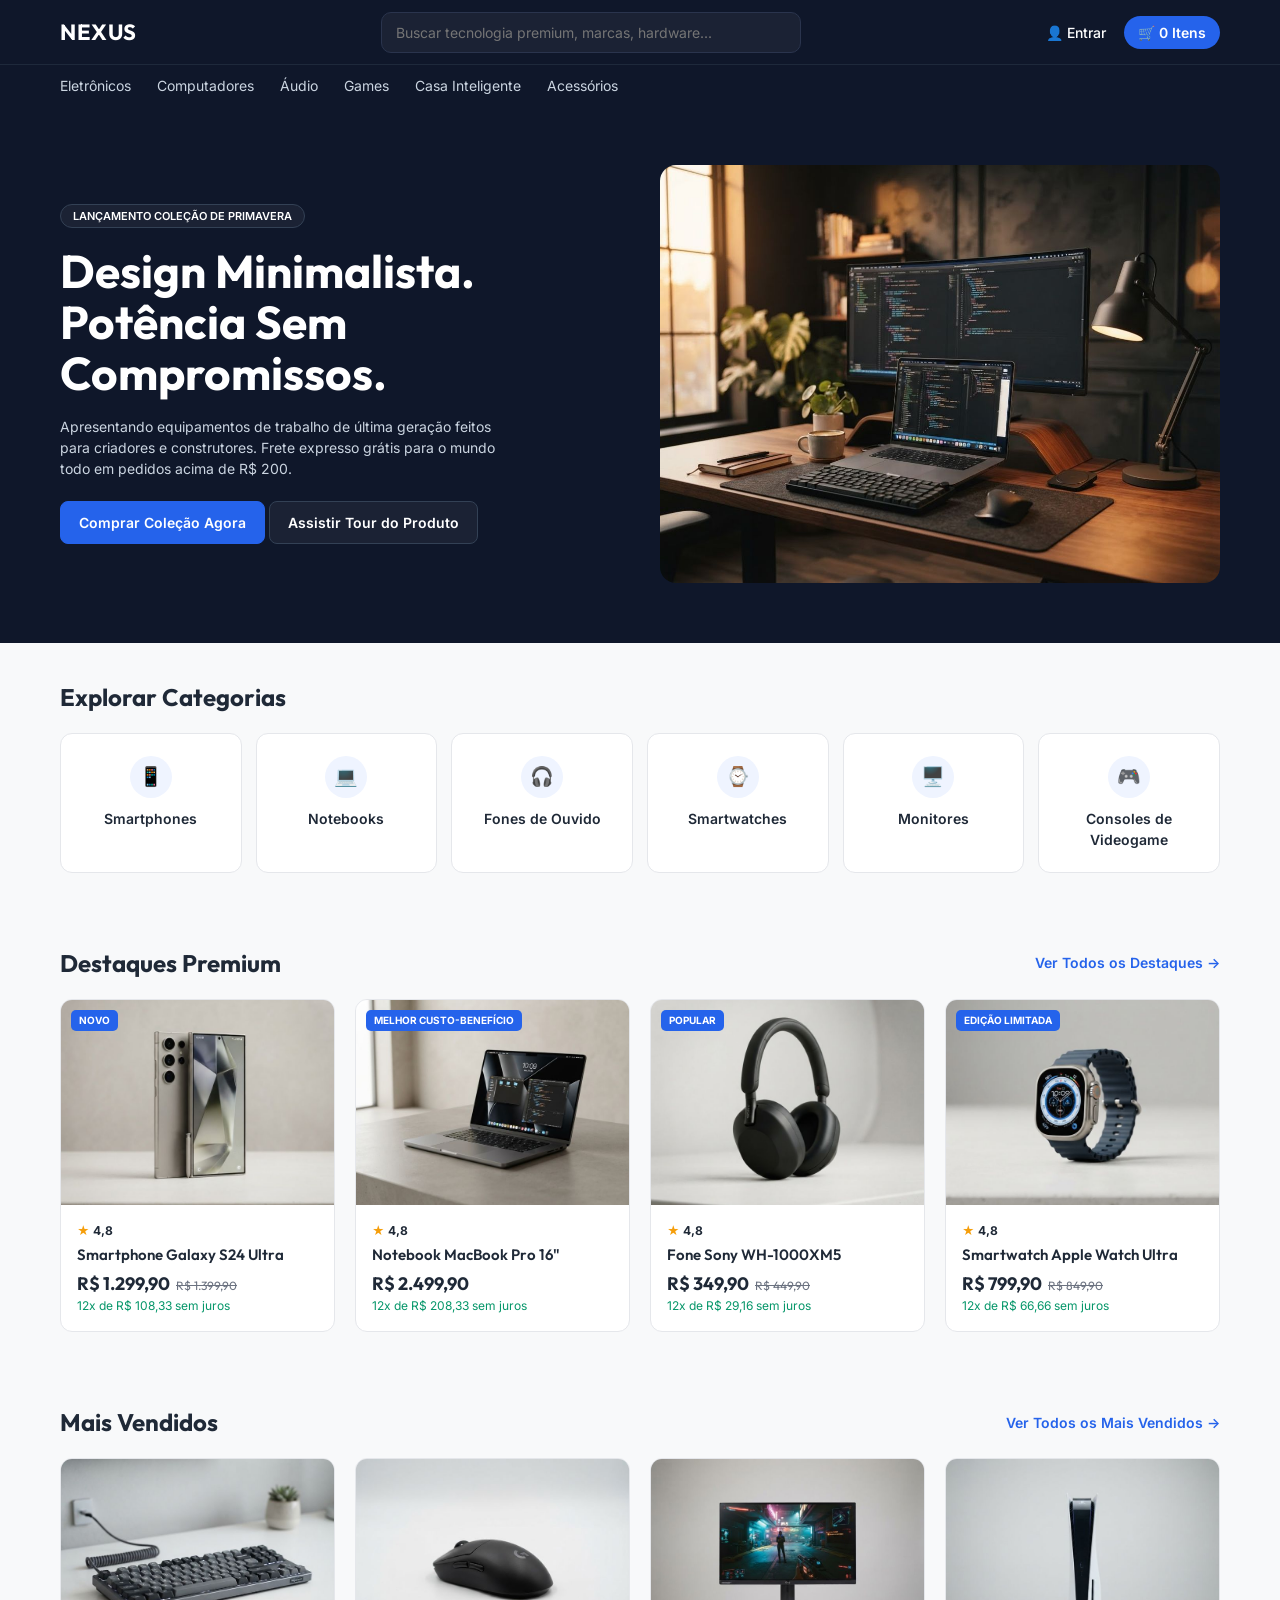
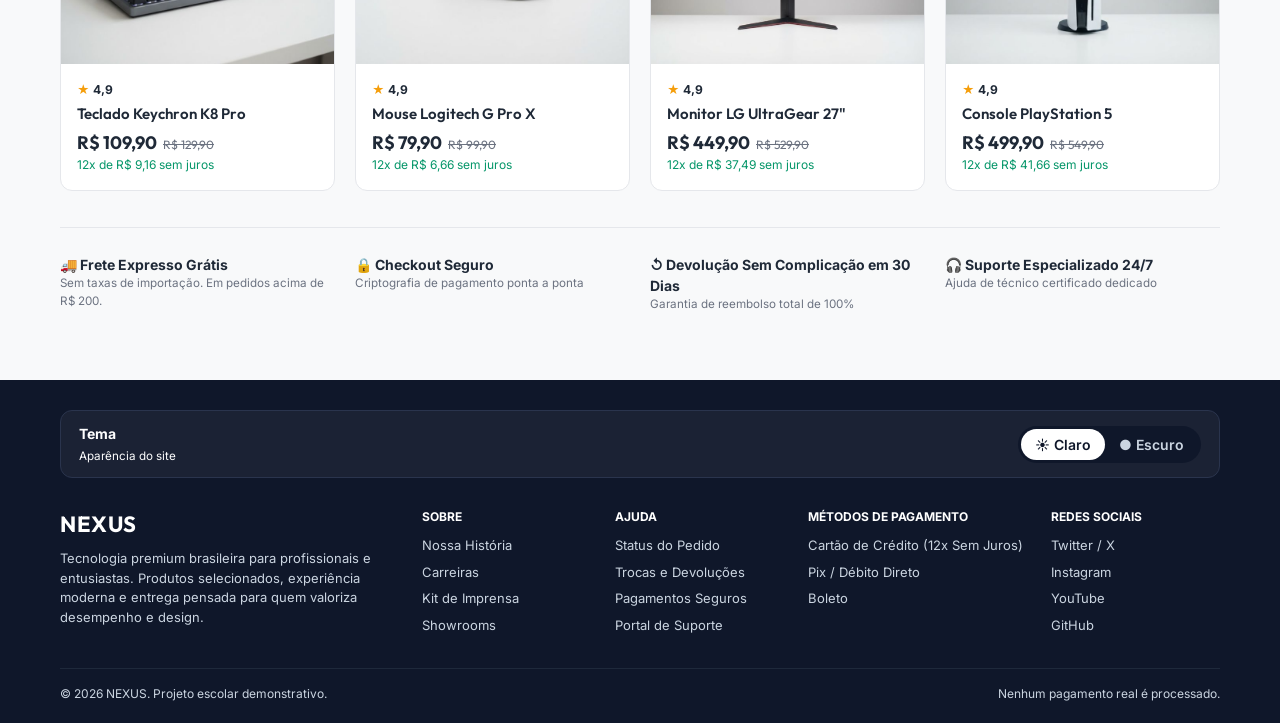
<file: index.html>
<!DOCTYPE html>
<html lang="pt-BR">

<head>
    <meta charset="UTF-8">
    <meta http-equiv="refresh" content="0; url=html/index.html">
    <title>NEXUS</title>
</head>

<body><a href="html/index.html">Entrar na loja NEXUS</a></body>

</html>
</file>
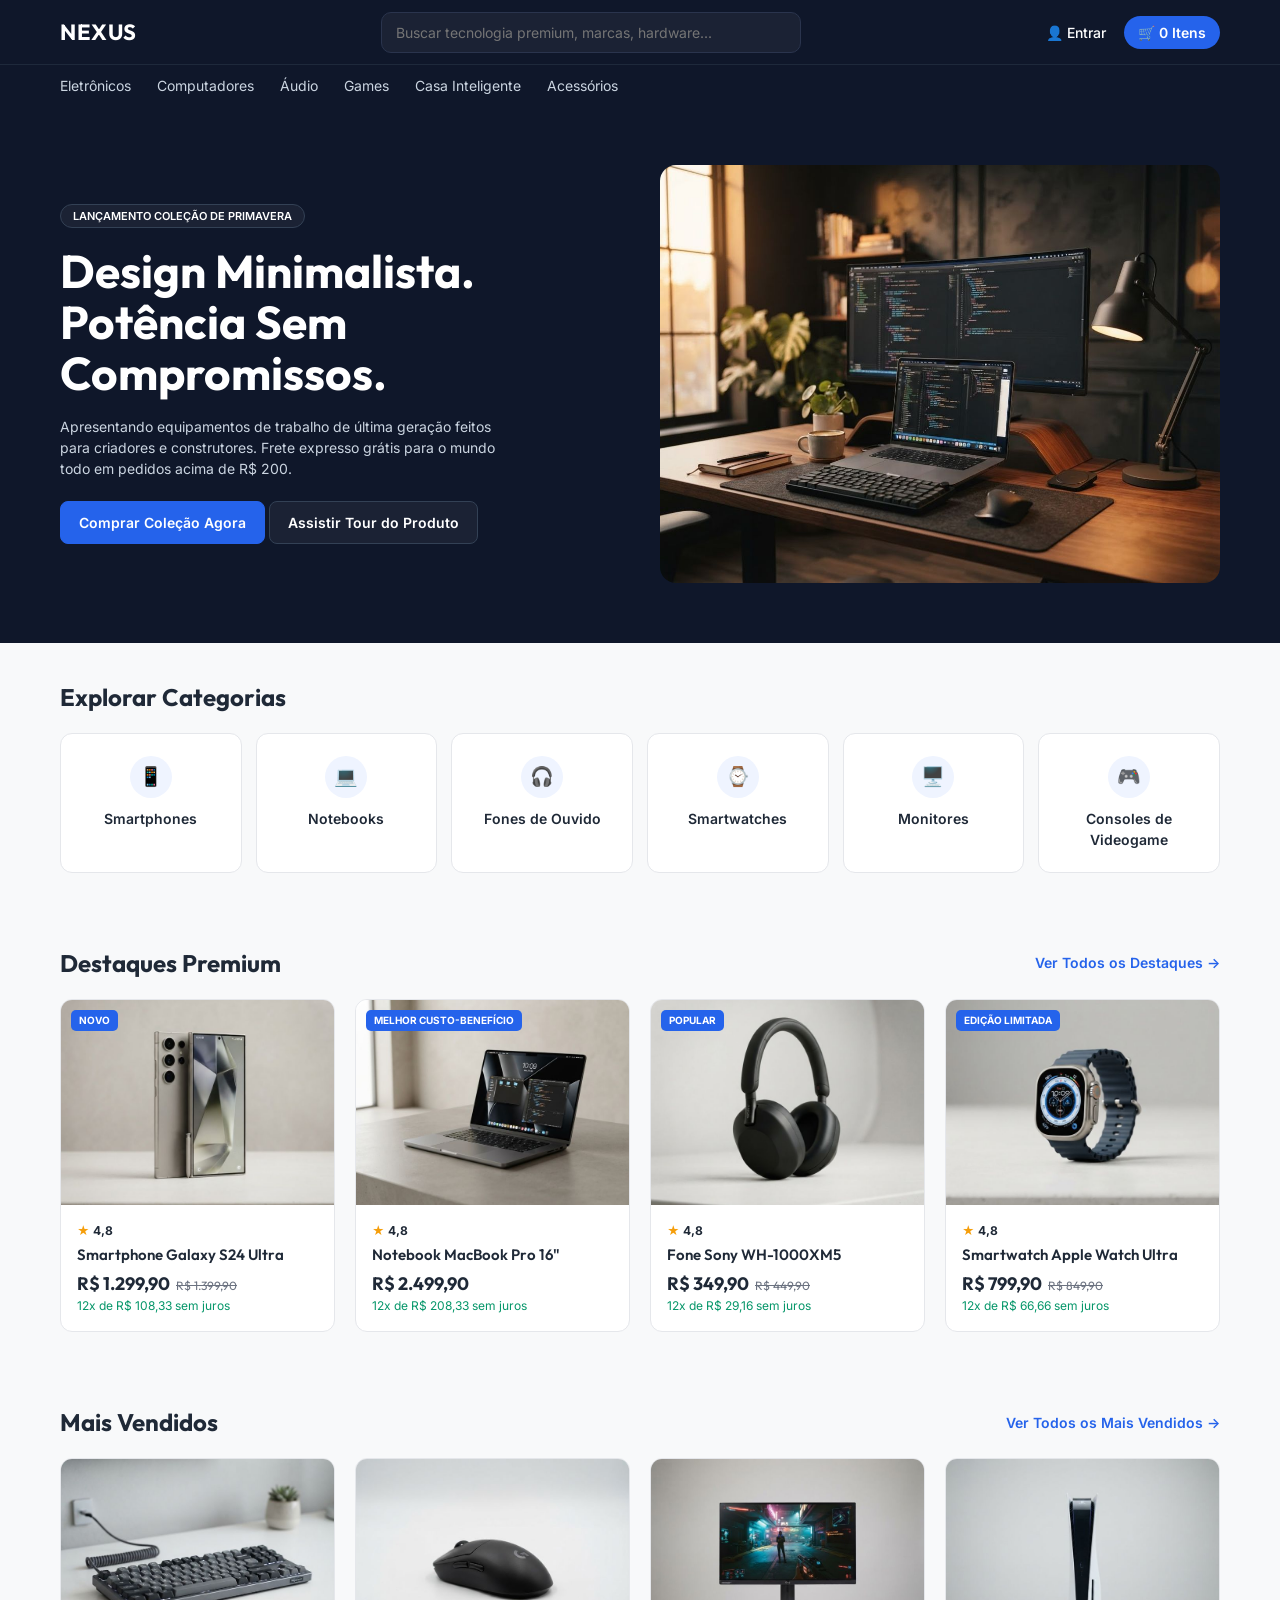
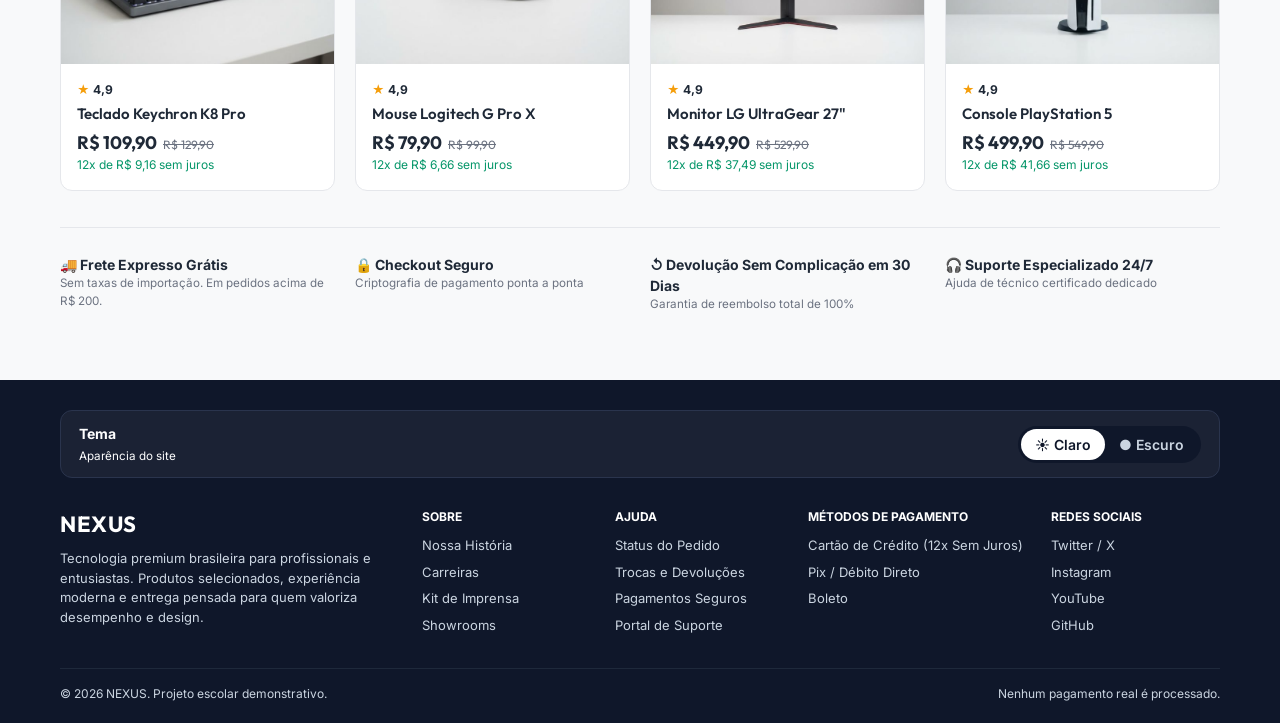
<file: html/index.html>
<!DOCTYPE html>
<html lang="pt-BR">
<head>
  <meta charset="UTF-8">
  <meta name="viewport" content="width=device-width, initial-scale=1">
  <title>NEXUS – Tecnologia premium</title>
  <link href="https://fonts.googleapis.com/css2?family=Inter:wght@400;500;600&family=Outfit:wght@500;600;700&display=swap" rel="stylesheet">
  <link rel="stylesheet" href="../css/style.css">
</head>
<body>
  <!-- O cabeçalho e o rodapé são criados pelo JavaScript (js/script.js) -->
  <div id="cabecalho"></div>

  <main>
    <section class="hero">
      <div class="wrap">
        <div>
          <span class="tag">Lançamento Coleção de Primavera</span>
          <h1>Design Minimalista. Potência Sem Compromissos.</h1>
          <p>Apresentando equipamentos de trabalho de última geração feitos para criadores e construtores. Frete expresso grátis para o mundo todo em pedidos acima de R$ 200.</p>
          <p style="margin-top:22px"><a class="btn" href="categorias.html">Comprar Coleção Agora</a> <a class="btn d" href="produto.html?id=1">Assistir Tour do Produto</a></p>
        </div>
        <img src="../img/hero.jpg" alt="Mesa de trabalho com notebook e monitor">
      </div>
    </section>

    <section class="s"><div class="wrap">
      <h2 style="margin-bottom:18px">Explorar Categorias</h2>
      <div class="cats">
        <a class="cat" href="categorias.html?busca=Smartphone"><i>📱</i>Smartphones</a>
        <a class="cat" href="categorias.html?busca=Notebook"><i>💻</i>Notebooks</a>
        <a class="cat" href="categorias.html?busca=Fone"><i>🎧</i>Fones de Ouvido</a>
        <a class="cat" href="categorias.html?busca=Smartwatch"><i>⌚</i>Smartwatches</a>
        <a class="cat" href="categorias.html?busca=Monitor"><i>🖥️</i>Monitores</a>
        <a class="cat" href="categorias.html?busca=Console"><i>🎮</i>Consoles de Videogame</a>
      </div>
    </div></section>

    <section class="s"><div class="wrap">
      <div class="sh"><h2>Destaques Premium</h2><a href="categorias.html">Ver Todos os Destaques →</a></div>
      <div class="grid" id="destaques"></div>
    </div></section>

    <section class="s"><div class="wrap">
      <div class="sh"><h2>Mais Vendidos</h2><a href="categorias.html">Ver Todos os Mais Vendidos →</a></div>
      <div class="grid" id="maisVendidos"></div>
    </div></section>

    <div class="wrap"><div class="feat">
      <div><b>🚚 Frete Expresso Grátis</b><small>Sem taxas de importação. Em pedidos acima de R$ 200.</small></div>
      <div><b>🔒 Checkout Seguro</b><small>Criptografia de pagamento ponta a ponta</small></div>
      <div><b>↺ Devolução Sem Complicação em 30 Dias</b><small>Garantia de reembolso total de 100%</small></div>
      <div><b>🎧 Suporte Especializado 24/7</b><small>Ajuda de técnico certificado dedicado</small></div>
    </div></div>
  </main>

  <div id="rodape"></div>

  <script src="../js/produtos.js"></script>
  <script src="../js/carrinho.js"></script>
  <script src="../js/script.js"></script>
</body>
</html>
</file>
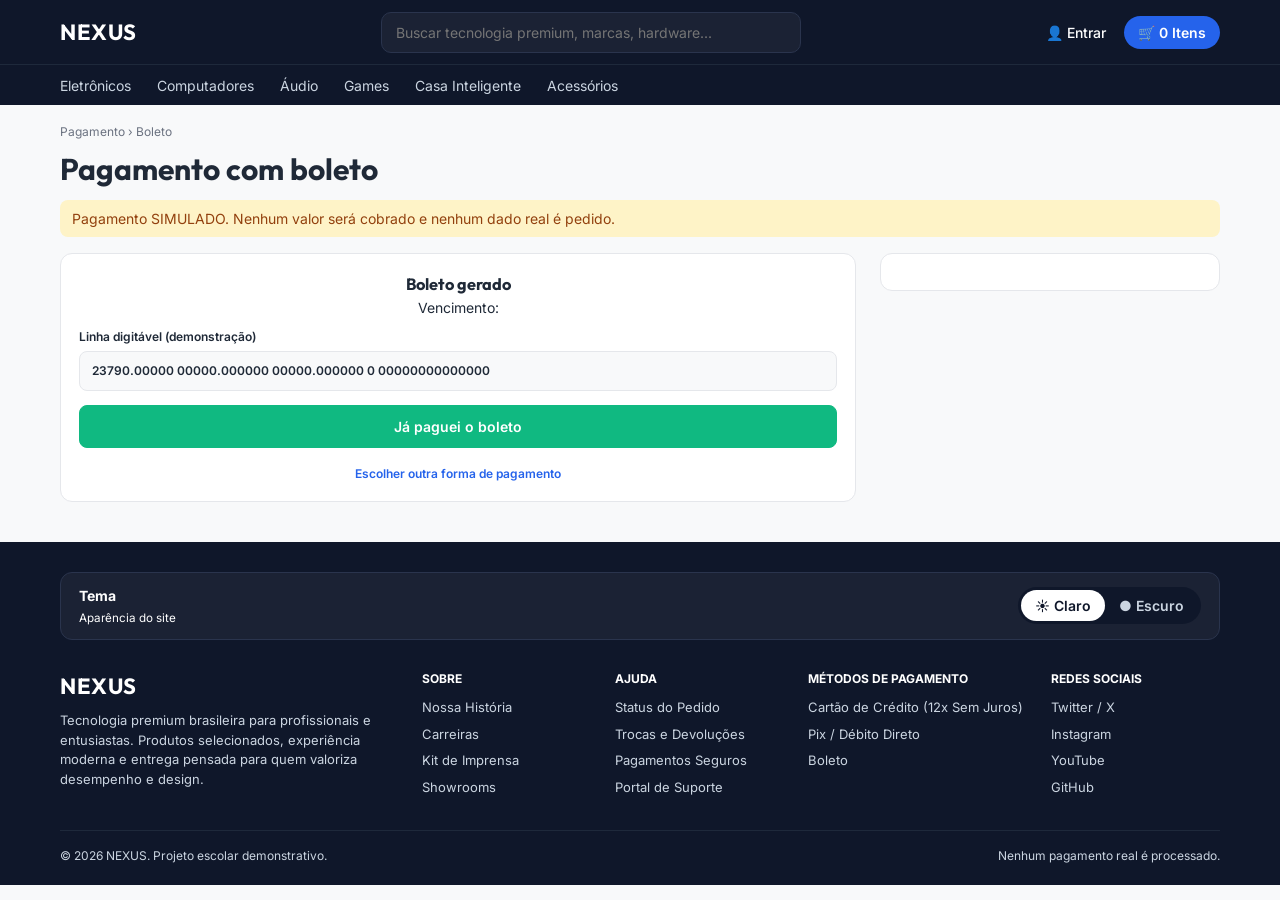
<file: processando-boleto.html>
<!DOCTYPE html>
<html lang="pt-BR">
<head>
  <meta charset="UTF-8">
  <meta name="viewport" content="width=device-width, initial-scale=1">
  <title>Boleto bancário – NEXUS</title>
  <link rel="icon" href="../img/logo.png">
  <link href="https://fonts.googleapis.com/css2?family=Inter:wght@400;500;600&family=Outfit:wght@500;600;700&display=swap" rel="stylesheet">
  <link rel="stylesheet" href="../css/style.css">
</head>
<body>
  <!-- O cabeçalho e o rodapé são criados pelo JavaScript (js/script.js) -->
  <div id="cabecalho"></div>

  <main>
    <div class="wrap">
      <div class="crumb"><a href="pagamento.html">Pagamento</a> › Boleto</div>
      <h1 style="font-size:30px">Pagamento com boleto</h1>
      <p class="aviso">Pagamento SIMULADO. Nenhum valor será cobrado e nenhum dado real é pedido.</p>
      <div class="cl">
        <div class="box" id="telaProcessamento" data-forma="boleto" style="text-align:center">
          <h3>Boleto gerado</h3>
          <p>Vencimento: <b id="vencimento"></b></p>
          <label style="display:block;text-align:left;font-weight:600;font-size:12px;margin:10px 0 14px">Linha digitável (demonstração)
            <input class="in" readonly value="23790.00000 00000.000000 00000.000000 0 00000000000000">
          </label>
          <button class="btn g full" id="btnConfirmar" type="button">Já paguei o boleto</button>
          <p style="margin-top:14px"><a class="link" style="float:none" href="pagamento.html">Escolher outra forma de pagamento</a></p>
        </div>
        <aside class="box sum" id="resumo"></aside>
      </div>
    </div>
  </main>

  <div id="rodape"></div>

  <script src="../js/produtos.js"></script>
  <script src="../js/carrinho.js"></script>
  <script src="../js/script.js"></script>
</body>
</html>
</file>
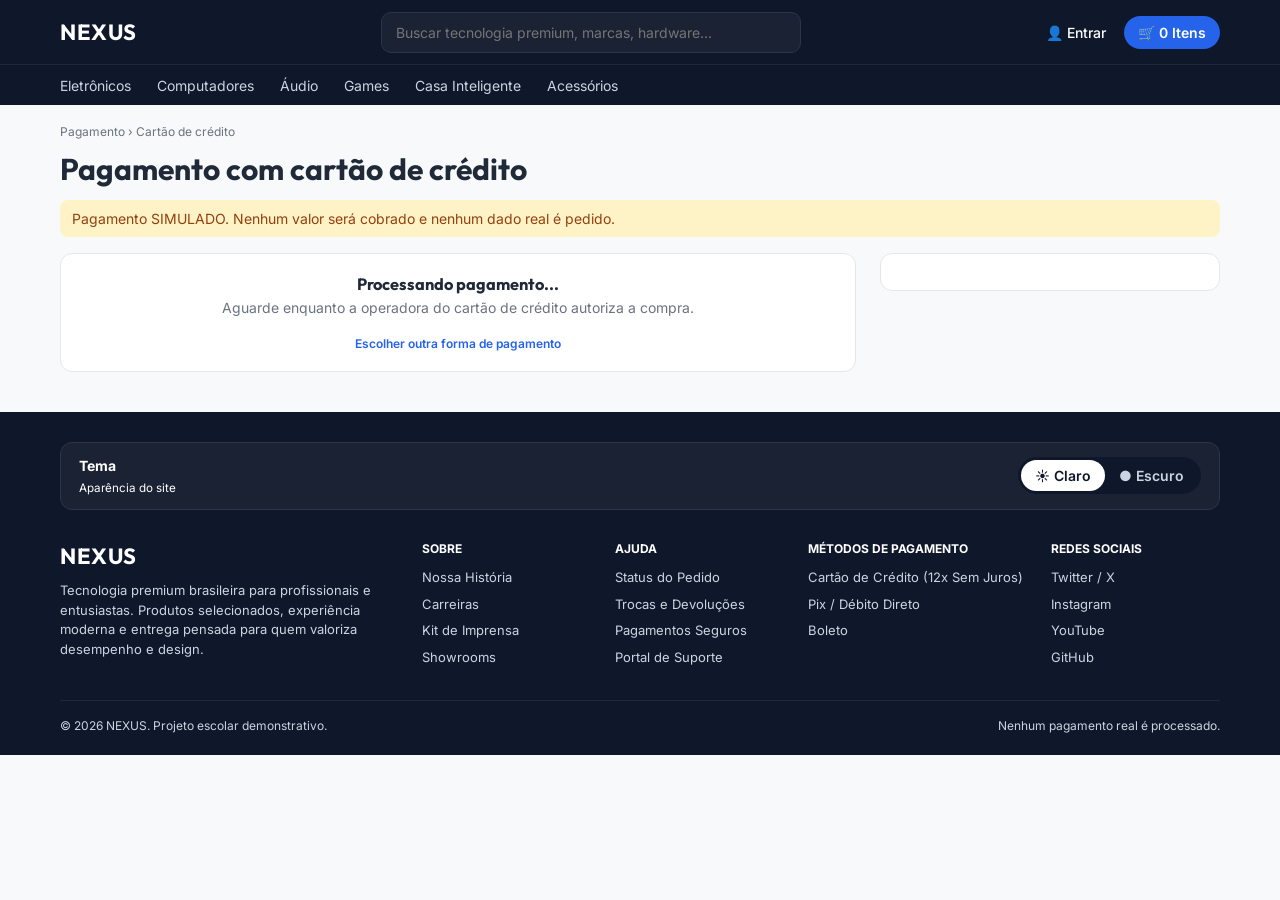
<file: processando-credito.html>
<!DOCTYPE html>
<html lang="pt-BR">
<head>
  <meta charset="UTF-8">
  <meta name="viewport" content="width=device-width, initial-scale=1">
  <title>Cartão de crédito – NEXUS</title>
  <link rel="icon" href="../img/logo.png">
  <link href="https://fonts.googleapis.com/css2?family=Inter:wght@400;500;600&family=Outfit:wght@500;600;700&display=swap" rel="stylesheet">
  <link rel="stylesheet" href="../css/style.css">
</head>
<body>
  <!-- O cabeçalho e o rodapé são criados pelo JavaScript (js/script.js) -->
  <div id="cabecalho"></div>

  <main>
    <div class="wrap">
      <div class="crumb"><a href="pagamento.html">Pagamento</a> › Cartão de crédito</div>
      <h1 style="font-size:30px">Pagamento com cartão de crédito</h1>
      <p class="aviso">Pagamento SIMULADO. Nenhum valor será cobrado e nenhum dado real é pedido.</p>
      <div class="cl">
        <div class="box" id="telaProcessamento" data-forma="credito" style="text-align:center">
          <!-- Passo 1: aguardando (o JavaScript troca para o passo 2 depois de 3 segundos) -->
          <div id="aguardando">
            <div class="spinner"></div>
            <h3>Processando pagamento...</h3>
            <p style="color:var(--mut)">Aguarde enquanto a operadora do cartão de crédito autoriza a compra.</p>
          </div>
          <!-- Passo 2: aprovado -->
          <div id="aprovado" style="display:none">
            <div style="font-size:48px">✅</div>
            <h3>Pagamento autorizado!</h3>
            <p id="detalhe" style="color:var(--mut)"></p>
            <button class="btn g full" id="btnConfirmar" type="button" style="margin-top:14px">Ver confirmação do pedido</button>
          </div>
          <p style="margin-top:14px"><a class="link" style="float:none" href="pagamento.html">Escolher outra forma de pagamento</a></p>
        </div>
        <aside class="box sum" id="resumo"></aside>
      </div>
    </div>
  </main>

  <div id="rodape"></div>

  <script src="../js/produtos.js"></script>
  <script src="../js/carrinho.js"></script>
  <script src="../js/script.js"></script>
</body>
</html>
</file>
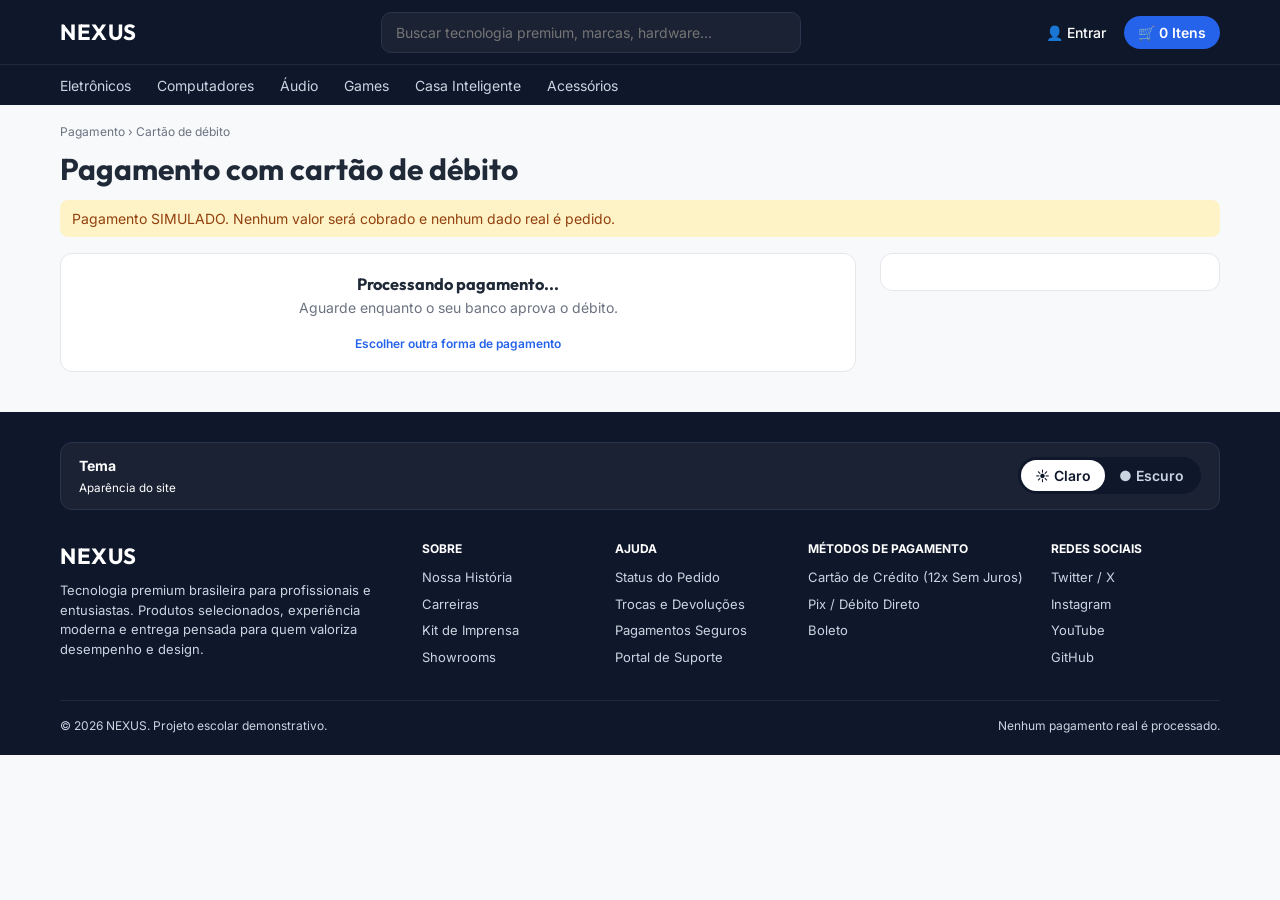
<file: processando-debito.html>
<!DOCTYPE html>
<html lang="pt-BR">
<head>
  <meta charset="UTF-8">
  <meta name="viewport" content="width=device-width, initial-scale=1">
  <title>Cartão de débito – NEXUS</title>
  <link rel="icon" href="../img/logo.png">
  <link href="https://fonts.googleapis.com/css2?family=Inter:wght@400;500;600&family=Outfit:wght@500;600;700&display=swap" rel="stylesheet">
  <link rel="stylesheet" href="../css/style.css">
</head>
<body>
  <!-- O cabeçalho e o rodapé são criados pelo JavaScript (js/script.js) -->
  <div id="cabecalho"></div>

  <main>
    <div class="wrap">
      <div class="crumb"><a href="pagamento.html">Pagamento</a> › Cartão de débito</div>
      <h1 style="font-size:30px">Pagamento com cartão de débito</h1>
      <p class="aviso">Pagamento SIMULADO. Nenhum valor será cobrado e nenhum dado real é pedido.</p>
      <div class="cl">
        <div class="box" id="telaProcessamento" data-forma="debito" style="text-align:center">
          <!-- Passo 1: aguardando (o JavaScript troca para o passo 2 depois de 3 segundos) -->
          <div id="aguardando">
            <div class="spinner"></div>
            <h3>Processando pagamento...</h3>
            <p style="color:var(--mut)">Aguarde enquanto o seu banco aprova o débito.</p>
          </div>
          <!-- Passo 2: aprovado -->
          <div id="aprovado" style="display:none">
            <div style="font-size:48px">✅</div>
            <h3>Débito aprovado!</h3>
            <p id="detalhe" style="color:var(--mut)"></p>
            <button class="btn g full" id="btnConfirmar" type="button" style="margin-top:14px">Ver confirmação do pedido</button>
          </div>
          <p style="margin-top:14px"><a class="link" style="float:none" href="pagamento.html">Escolher outra forma de pagamento</a></p>
        </div>
        <aside class="box sum" id="resumo"></aside>
      </div>
    </div>
  </main>

  <div id="rodape"></div>

  <script src="../js/produtos.js"></script>
  <script src="../js/carrinho.js"></script>
  <script src="../js/script.js"></script>
</body>
</html>
</file>
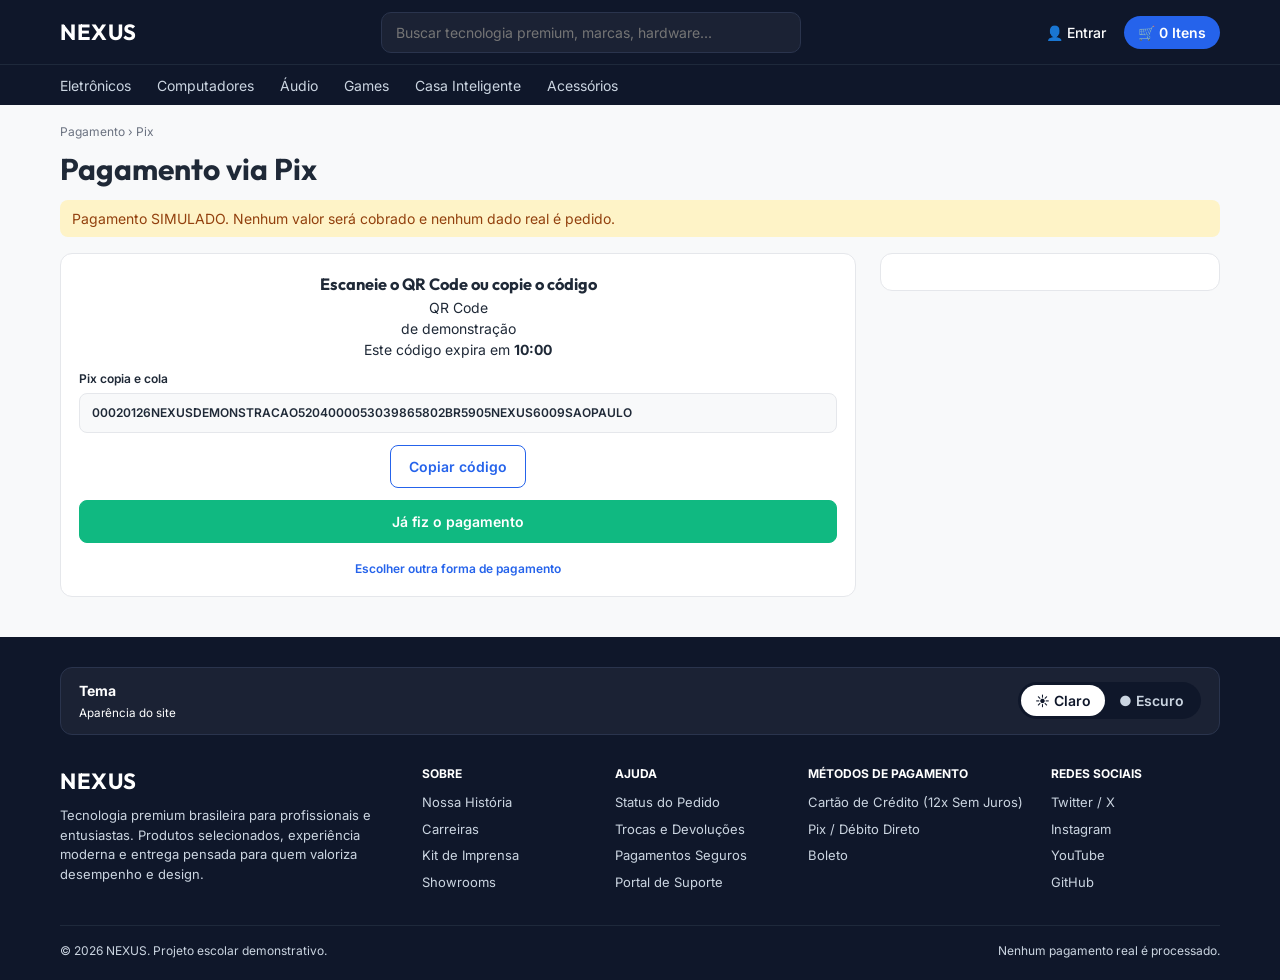
<file: processando-pix.html>
<!DOCTYPE html>
<html lang="pt-BR">
<head>
  <meta charset="UTF-8">
  <meta name="viewport" content="width=device-width, initial-scale=1">
  <title>Pagamento via Pix – NEXUS</title>
  <link rel="icon" href="../img/logo.png">
  <link href="https://fonts.googleapis.com/css2?family=Inter:wght@400;500;600&family=Outfit:wght@500;600;700&display=swap" rel="stylesheet">
  <link rel="stylesheet" href="../css/style.css">
</head>
<body>
  <!-- O cabeçalho e o rodapé são criados pelo JavaScript (js/script.js) -->
  <div id="cabecalho"></div>

  <main>
    <div class="wrap">
      <div class="crumb"><a href="pagamento.html">Pagamento</a> › Pix</div>
      <h1 style="font-size:30px">Pagamento via Pix</h1>
      <p class="aviso">Pagamento SIMULADO. Nenhum valor será cobrado e nenhum dado real é pedido.</p>
      <div class="cl">
        <div class="box" id="telaProcessamento" data-forma="pix" style="text-align:center">
          <h3>Escaneie o QR Code ou copie o código</h3>
          <div class="qr">QR Code<br>de demonstração</div>
          <p>Este código expira em <b id="tempo">10:00</b></p>
          <label style="display:block;text-align:left;font-weight:600;font-size:12px;margin-top:10px">Pix copia e cola
            <input class="in" id="codigoPix" readonly value="00020126NEXUSDEMONSTRACAO5204000053039865802BR5905NEXUS6009SAOPAULO">
          </label>
          <p style="margin:12px 0"><button class="btn o" id="btnCopiar" type="button">Copiar código</button></p>
          <button class="btn g full" id="btnConfirmar" type="button">Já fiz o pagamento</button>
          <p style="margin-top:14px"><a class="link" style="float:none" href="pagamento.html">Escolher outra forma de pagamento</a></p>
        </div>
        <aside class="box sum" id="resumo"></aside>
      </div>
    </div>
  </main>

  <div id="rodape"></div>

  <script src="../js/produtos.js"></script>
  <script src="../js/carrinho.js"></script>
  <script src="../js/script.js"></script>
</body>
</html>
</file>
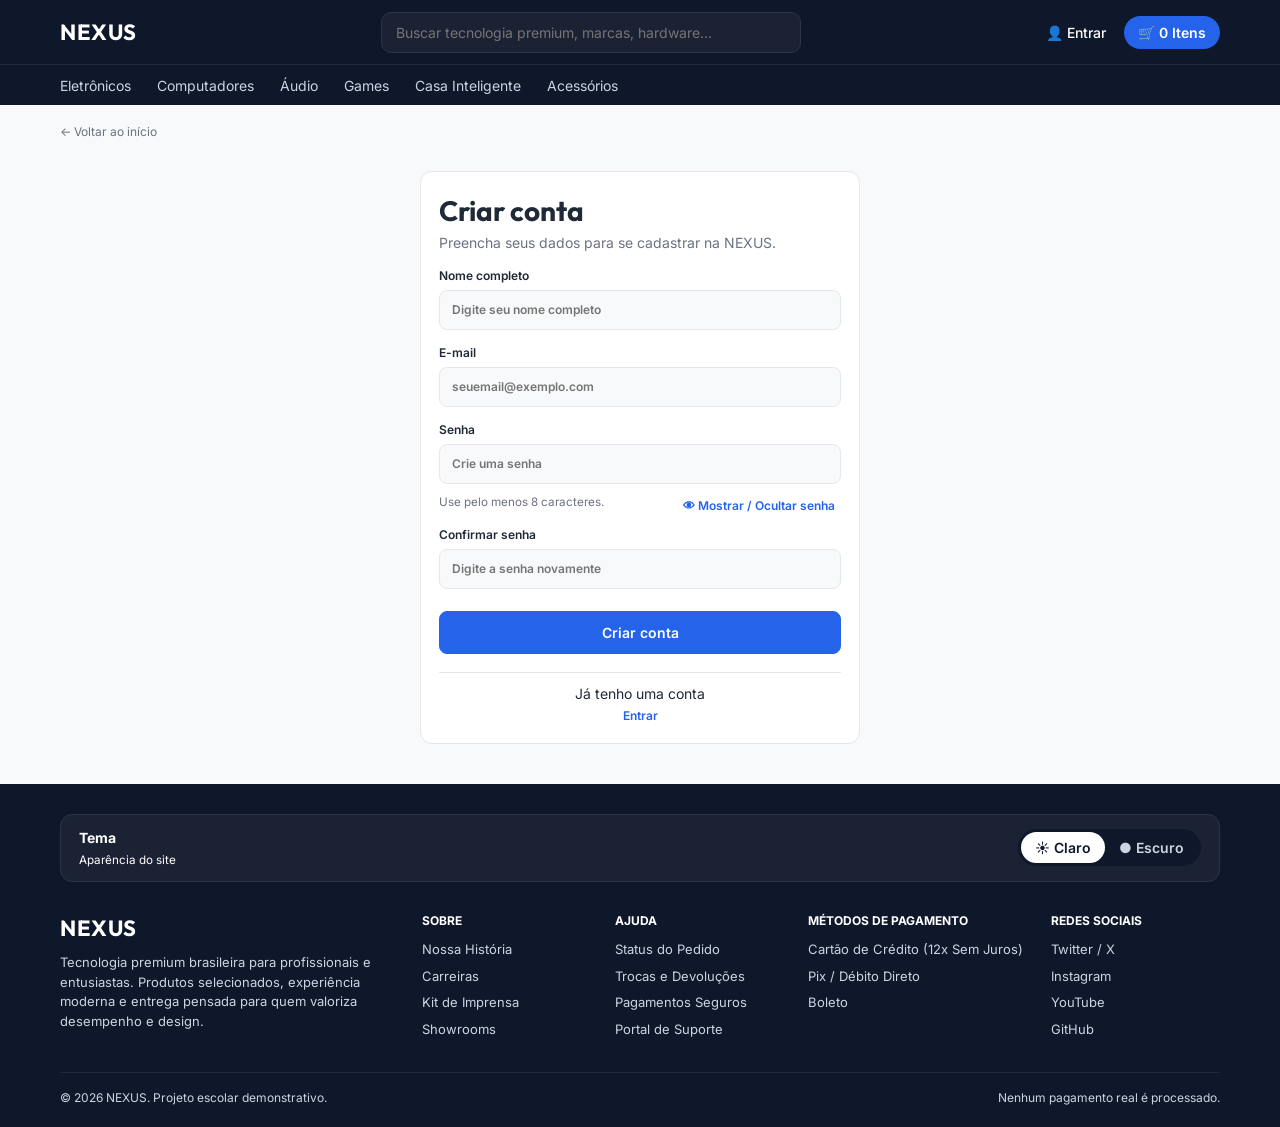
<file: html/cadastro.html>
<!DOCTYPE html>
<html lang="pt-BR">
<head>
  <meta charset="UTF-8">
  <meta name="viewport" content="width=device-width, initial-scale=1">
  <title>Criar conta – NEXUS</title>
  <link href="https://fonts.googleapis.com/css2?family=Inter:wght@400;500;600&family=Outfit:wght@500;600;700&display=swap" rel="stylesheet">
  <link rel="stylesheet" href="../css/style.css">
</head>
<body>
  <!-- O cabeçalho e o rodapé são criados pelo JavaScript (js/script.js) -->
  <div id="cabecalho"></div>

  <main>
    <div class="wrap">
      <a class="crumb" style="display:block" href="index.html">← Voltar ao início</a>
      <form class="form box" id="formCadastro">
        <h1>Criar conta</h1>
        <p style="color:var(--mut)">Preencha seus dados para se cadastrar na NEXUS.</p>
        <label>Nome completo<input id="nome" type="text" placeholder="Digite seu nome completo"></label>
        <label>E-mail<input id="email" type="email" placeholder="seuemail@exemplo.com"></label>
        <label>Senha<input id="senha" type="password" placeholder="Crie uma senha"></label>

        <button type="button" class="link" onclick="mostrarOuOcultarSenha()">👁 Mostrar / Ocultar senha</button>
        <small style="color:var(--mut)">Use pelo menos 8 caracteres.</small>
        <label>Confirmar senha<input id="senha2" type="password" placeholder="Digite a senha novamente"></label>

        <div class="err" id="erro"></div>
        <button class="btn full" type="submit">Criar conta</button>
        <hr style="border:0;border-top:1px solid var(--bd);margin:18px 0 10px">
        <p style="text-align:center">Já tenho uma conta<br><a class="link" style="float:none" href="login.html">Entrar</a></p>
      </form>
    </div>
  </main>

  <div id="rodape"></div>

  <script src="../js/produtos.js"></script>
  <script src="../js/carrinho.js"></script>
  <script src="../js/script.js"></script>
</body>
</html>
</file>
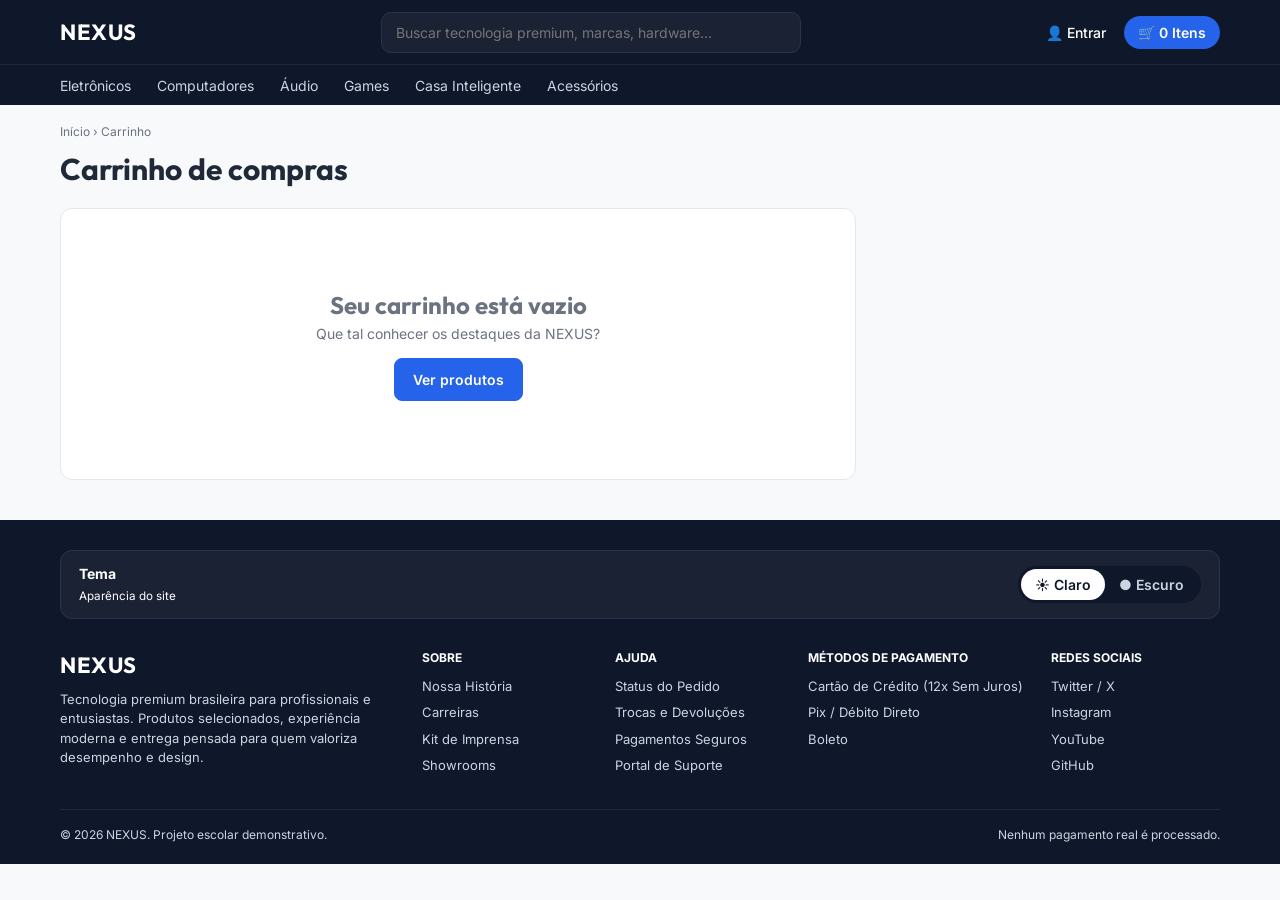
<file: html/carrinho.html>
<!DOCTYPE html>
<html lang="pt-BR">
<head>
  <meta charset="UTF-8">
  <meta name="viewport" content="width=device-width, initial-scale=1">
  <title>Carrinho – NEXUS</title>
  <link href="https://fonts.googleapis.com/css2?family=Inter:wght@400;500;600&family=Outfit:wght@500;600;700&display=swap" rel="stylesheet">
  <link rel="stylesheet" href="../css/style.css">
</head>
<body>
  <!-- O cabeçalho e o rodapé são criados pelo JavaScript (js/script.js) -->
  <div id="cabecalho"></div>

  <main>
    <div class="wrap">
      <div class="crumb"><a href="index.html">Início</a> › Carrinho</div>
      <h1 style="font-size:30px">Carrinho de compras</h1>
      <div class="cl">
        <div class="box" id="listaCarrinho"></div>
        <aside class="box sum" id="resumo"></aside>
      </div>
    </div>
  </main>

  <div id="rodape"></div>

  <script src="../js/produtos.js"></script>
  <script src="../js/carrinho.js"></script>
  <script src="../js/script.js"></script>
</body>
</html>
</file>
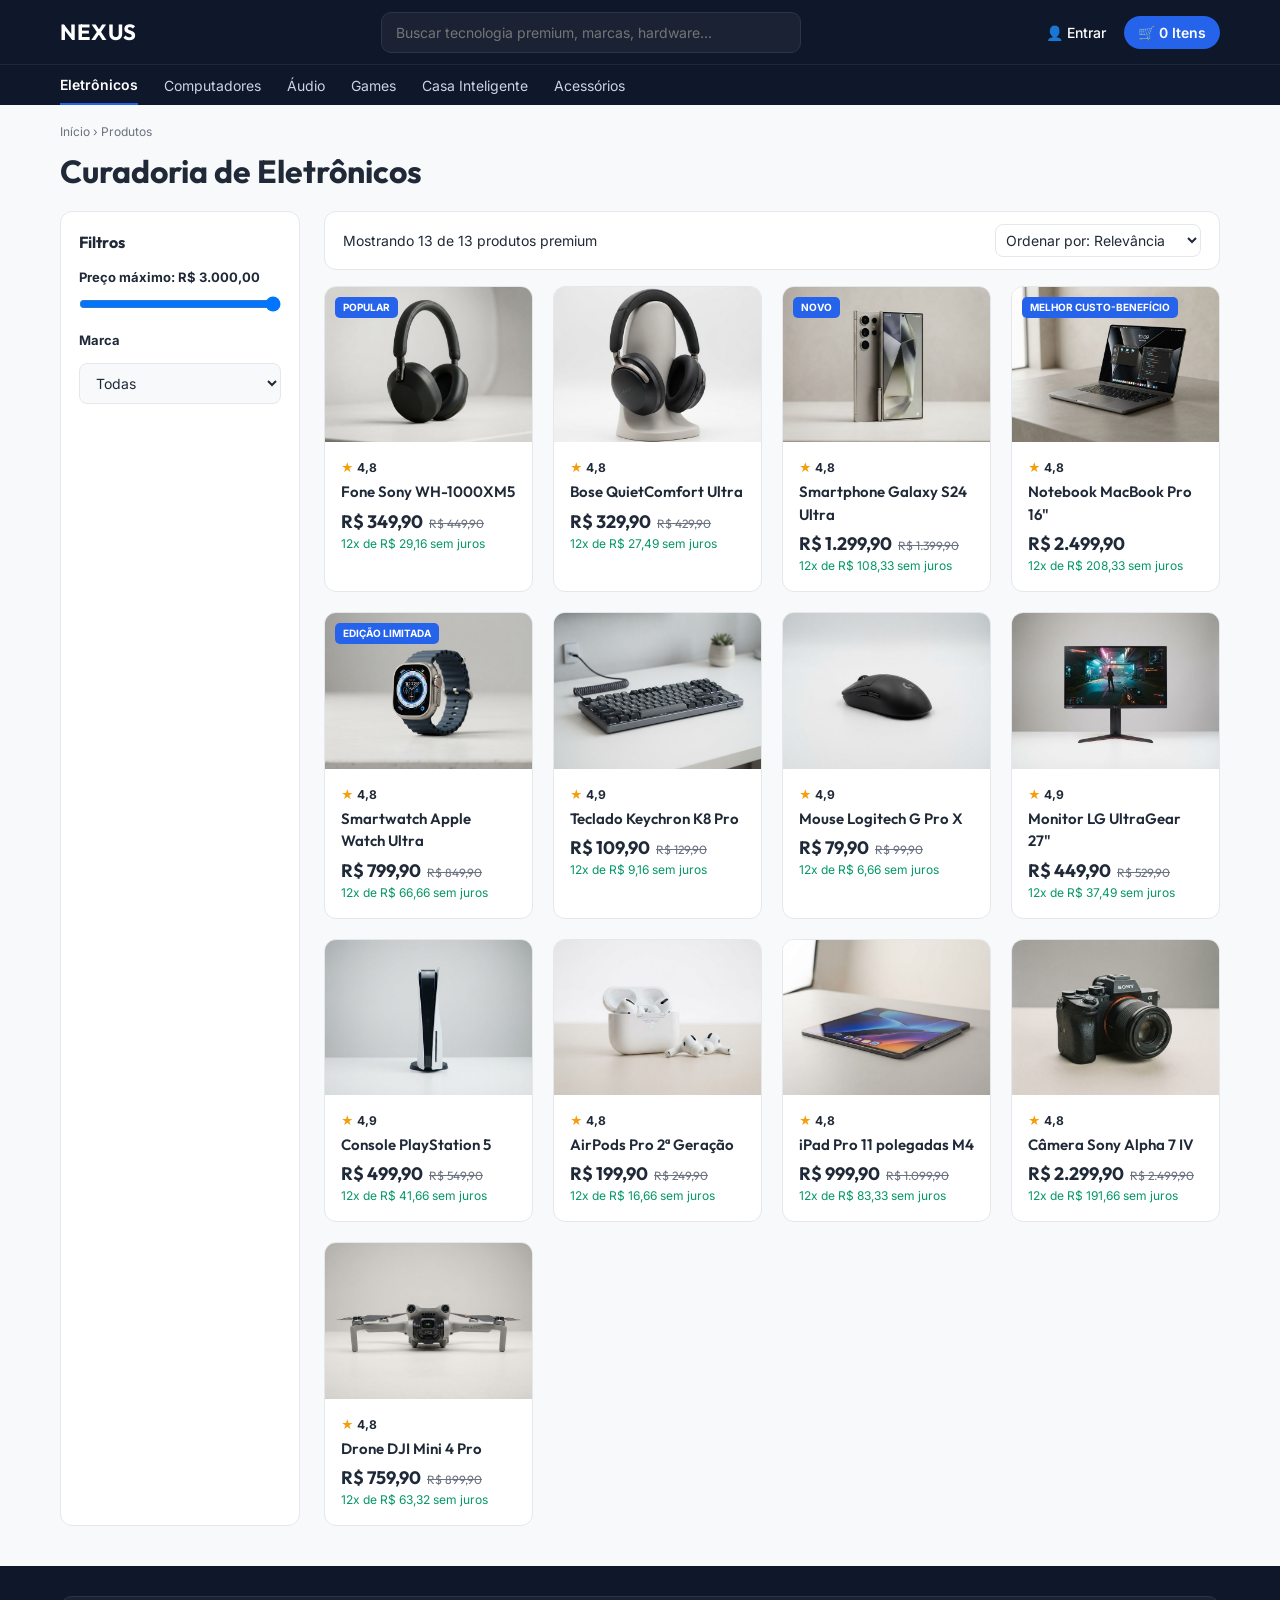
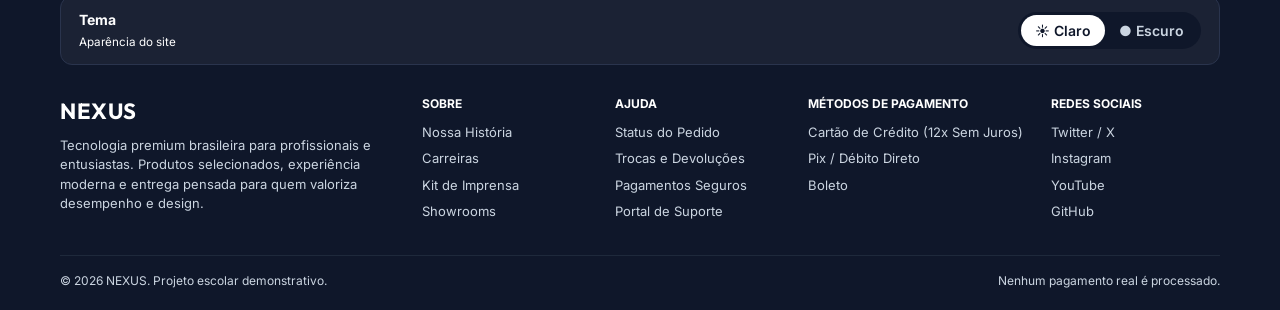
<file: html/categorias.html>
<!DOCTYPE html>
<html lang="pt-BR">
<head>
  <meta charset="UTF-8">
  <meta name="viewport" content="width=device-width, initial-scale=1">
  <title>Produtos – NEXUS</title>
  <link href="https://fonts.googleapis.com/css2?family=Inter:wght@400;500;600&family=Outfit:wght@500;600;700&display=swap" rel="stylesheet">
  <link rel="stylesheet" href="../css/style.css">
</head>
<body>
  <!-- O cabeçalho e o rodapé são criados pelo JavaScript (js/script.js) -->
  <div id="cabecalho"></div>

  <main>
    <div class="wrap">
      <div class="crumb"><a href="index.html">Início</a> › Produtos</div>
      <h1 id="titulo" style="font-size:32px">Curadoria de Eletrônicos</h1>

      <div class="lay">
        <!-- Filtros -->
        <aside class="box">
          <h3 style="font-size:16px">Filtros</h3>
          <h4>Preço máximo: <span id="precoMax"></span></h4>
          <input type="range" id="filtroPreco" min="100" max="3000" step="50" value="3000">
          <h4>Marca</h4>
          <select id="filtroMarca" class="in"></select>
        </aside>

        <!-- Lista de produtos -->
        <div>
          <div class="box bar">
            <span id="contagem"></span>
            <select id="ordenar">
              <option value="">Ordenar por: Relevância</option>
              <option value="menor">Ordenar por: Menor preço</option>
              <option value="maior">Ordenar por: Maior preço</option>
            </select>
          </div>
          <div class="grid auto" id="listaProdutos"></div>
        </div>
      </div>
    </div>
  </main>

  <div id="rodape"></div>

  <script src="../js/produtos.js"></script>
  <script src="../js/carrinho.js"></script>
  <script src="../js/script.js"></script>
</body>
</html>
</file>
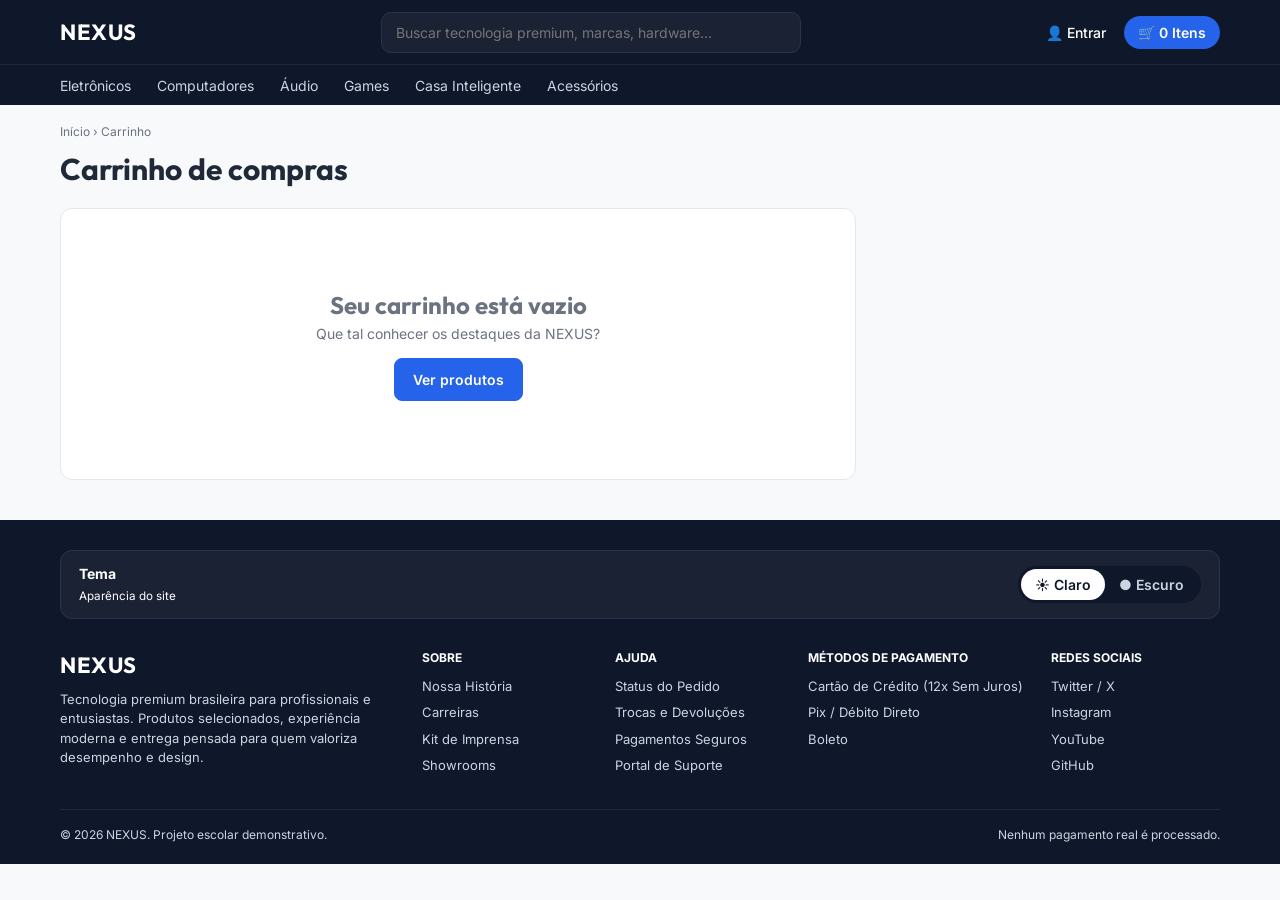
<file: html/checkout.html>
<!DOCTYPE html>
<html lang="pt-BR">
<head>
  <meta charset="UTF-8">
  <meta name="viewport" content="width=device-width, initial-scale=1">
  <title>Checkout – NEXUS</title>
  <link href="https://fonts.googleapis.com/css2?family=Inter:wght@400;500;600&family=Outfit:wght@500;600;700&display=swap" rel="stylesheet">
  <link rel="stylesheet" href="../css/style.css">
</head>
<body>
  <!-- O cabeçalho e o rodapé são criados pelo JavaScript (js/script.js) -->
  <div id="cabecalho"></div>

  <main>
    <div class="wrap">
      <div class="crumb"><a href="carrinho.html">Carrinho</a> › Dados de entrega</div>
      <h1 style="font-size:30px">Finalizar compra</h1>
      <div class="cl">
        <form id="formCheckout" class="box">
          <h3>1. Seus dados</h3>
          <div class="form largo">
        <label>Nome completo<input id="nome" type="text" placeholder="Digite seu nome completo"></label>
        <label>E-mail<input id="email" type="email" placeholder="seuemail@exemplo.com"></label>
        <label>Telefone<input id="telefone" type="tel" placeholder="(51) 99999-9999"></label>

            <h3 style="margin-top:22px">2. Endereço de entrega</h3>
        <label>Endereço (rua e número)<input id="endereco" type="text" placeholder=""></label>

            <div class="two">
        <label>Cidade<input id="cidade" type="text" placeholder=""></label>
        <label>Estado<select id="estado" class="in"></select></label>

            </div>
        <label>CEP<input id="cep" type="text" placeholder="00000-000"></label>

            <div class="err" id="erro"></div>
            <button class="btn g full" type="submit">Continuar para o pagamento</button>
          </div>
        </form>
        <aside class="box sum" id="resumo"></aside>
      </div>
    </div>
  </main>

  <div id="rodape"></div>

  <script src="../js/produtos.js"></script>
  <script src="../js/carrinho.js"></script>
  <script src="../js/script.js"></script>
</body>
</html>
</file>
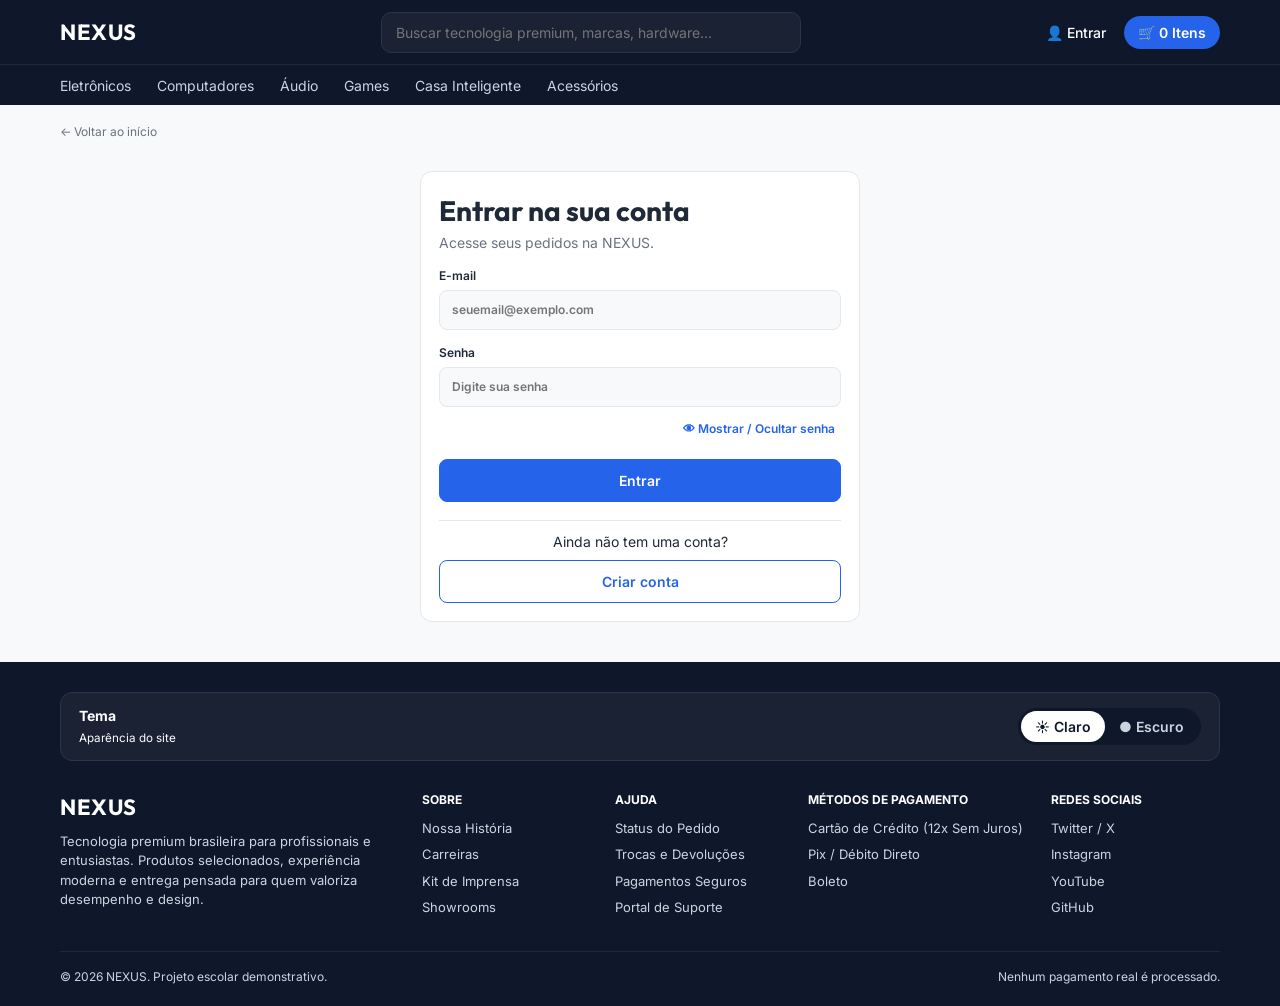
<file: html/login.html>
<!DOCTYPE html>
<html lang="pt-BR">
<head>
  <meta charset="UTF-8">
  <meta name="viewport" content="width=device-width, initial-scale=1">
  <title>Entrar – NEXUS</title>
  <link href="https://fonts.googleapis.com/css2?family=Inter:wght@400;500;600&family=Outfit:wght@500;600;700&display=swap" rel="stylesheet">
  <link rel="stylesheet" href="../css/style.css">
</head>
<body>
  <!-- O cabeçalho e o rodapé são criados pelo JavaScript (js/script.js) -->
  <div id="cabecalho"></div>

  <main>
    <div class="wrap">
      <a class="crumb" style="display:block" href="index.html">← Voltar ao início</a>
      <form class="form box" id="formLogin">
        <h1>Entrar na sua conta</h1>
        <p style="color:var(--mut)">Acesse seus pedidos na NEXUS.</p>
        <label>E-mail<input id="email" type="email" placeholder="seuemail@exemplo.com"></label>
        <label>Senha<input id="senha" type="password" placeholder="Digite sua senha"></label>

        <button type="button" class="link" onclick="mostrarOuOcultarSenha()">👁 Mostrar / Ocultar senha</button>
        <div style="clear:both"></div>
        <div class="err" id="erro"></div>
        <button class="btn full" type="submit">Entrar</button>
        <hr style="border:0;border-top:1px solid var(--bd);margin:18px 0 10px">
        <p style="text-align:center">Ainda não tem uma conta?<br><a class="btn o full" style="margin-top:8px" href="cadastro.html">Criar conta</a></p>
      </form>
    </div>
  </main>

  <div id="rodape"></div>

  <script src="../js/produtos.js"></script>
  <script src="../js/carrinho.js"></script>
  <script src="../js/script.js"></script>
</body>
</html>
</file>
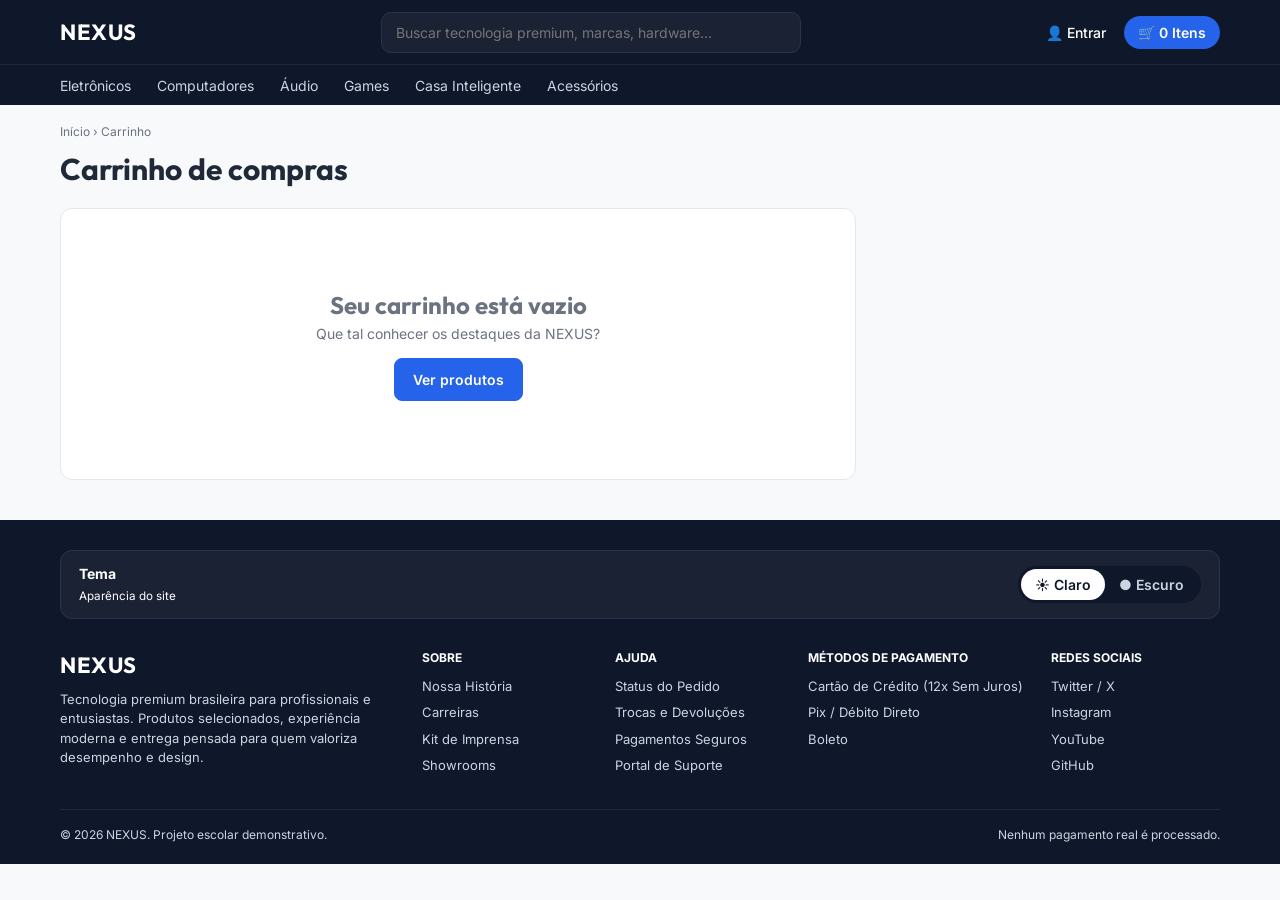
<file: html/pagamento.html>
<!DOCTYPE html>
<html lang="pt-BR">
<head>
  <meta charset="UTF-8">
  <meta name="viewport" content="width=device-width, initial-scale=1">
  <title>Pagamento – NEXUS</title>
  <link href="https://fonts.googleapis.com/css2?family=Inter:wght@400;500;600&family=Outfit:wght@500;600;700&display=swap" rel="stylesheet">
  <link rel="stylesheet" href="../css/style.css">
</head>
<body>
  <!-- O cabeçalho e o rodapé são criados pelo JavaScript (js/script.js) -->
  <div id="cabecalho"></div>

  <main>
    <div class="wrap">
      <div class="crumb"><a href="checkout.html">Dados de entrega</a> › Pagamento</div>
      <h1 style="font-size:30px">Pagamento</h1>
      <p class="aviso">Pagamento SIMULADO. Não digite dados reais de cartão ou banco.</p>
      <div class="cl">
        <form id="formPagamento" class="box">
          <h3>Escolha a forma de pagamento</h3>
          <label class="opt"><input type="radio" name="forma" value="pix" checked> Pix (aprovação imediata)</label>
          <label class="opt"><input type="radio" name="forma" value="cartao"> Cartão de crédito (12x sem juros)</label>
          <label class="opt"><input type="radio" name="forma" value="boleto"> Boleto bancário</label>
          <p id="explicacao" class="parc" style="margin:14px 0"></p>
          <button class="btn g full" type="submit">Finalizar pagamento (simulado)</button>
        </form>
        <aside class="box sum" id="resumo"></aside>
      </div>
    </div>
  </main>

  <div id="rodape"></div>

  <script src="../js/produtos.js"></script>
  <script src="../js/carrinho.js"></script>
  <script src="../js/script.js"></script>
</body>
</html>
</file>
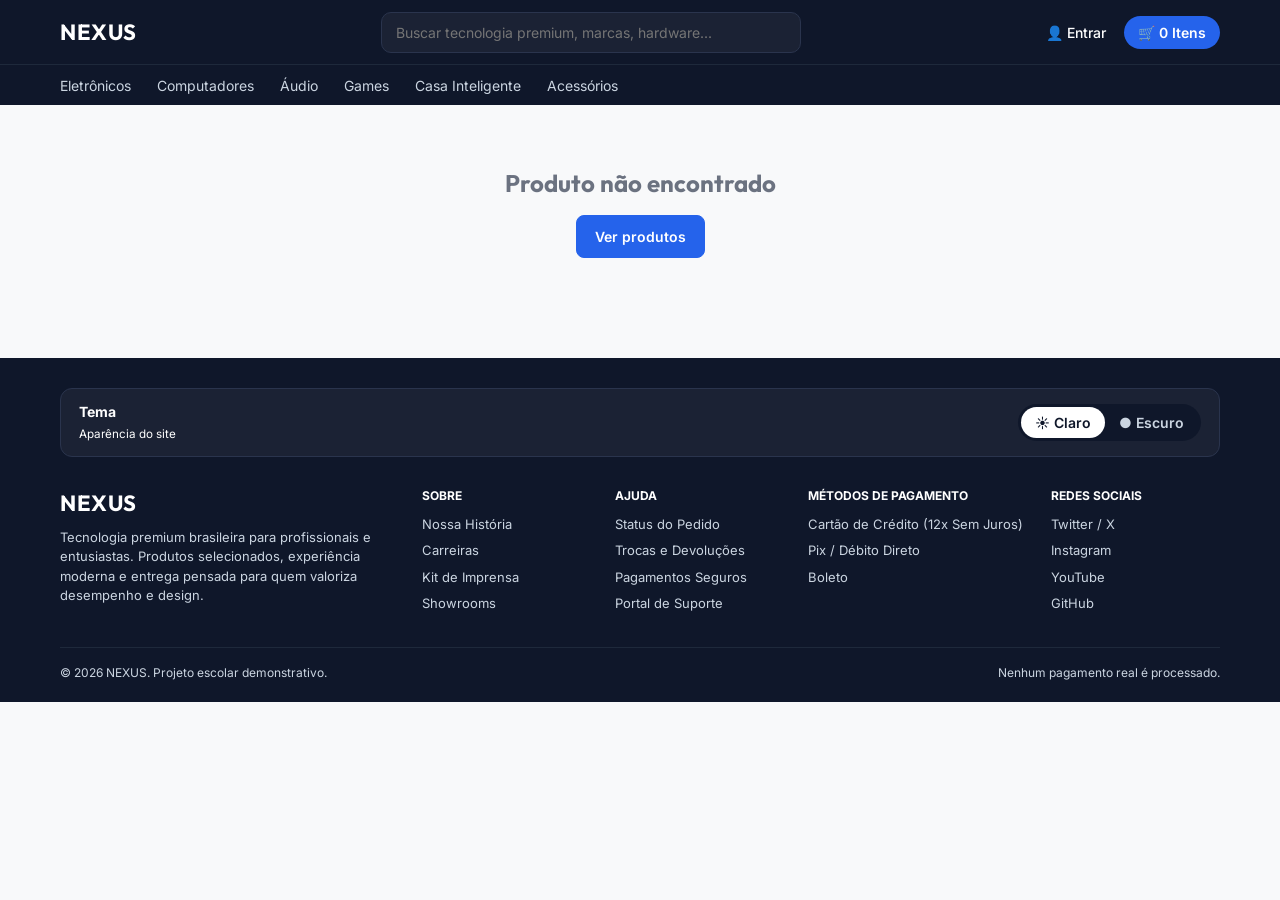
<file: html/produto.html>
<!DOCTYPE html>
<html lang="pt-BR">
<head>
  <meta charset="UTF-8">
  <meta name="viewport" content="width=device-width, initial-scale=1">
  <title>Produto – NEXUS</title>
  <link href="https://fonts.googleapis.com/css2?family=Inter:wght@400;500;600&family=Outfit:wght@500;600;700&display=swap" rel="stylesheet">
  <link rel="stylesheet" href="../css/style.css">
</head>
<body>
  <!-- O cabeçalho e o rodapé são criados pelo JavaScript (js/script.js) -->
  <div id="cabecalho"></div>

  <main>
    <!-- Todo o conteúdo do produto é montado pelo JavaScript (paginaProduto) -->
    <div class="wrap" id="detalheProduto"></div>
  </main>

  <div id="rodape"></div>

  <script src="../js/produtos.js"></script>
  <script src="../js/carrinho.js"></script>
  <script src="../js/script.js"></script>
</body>
</html>
</file>
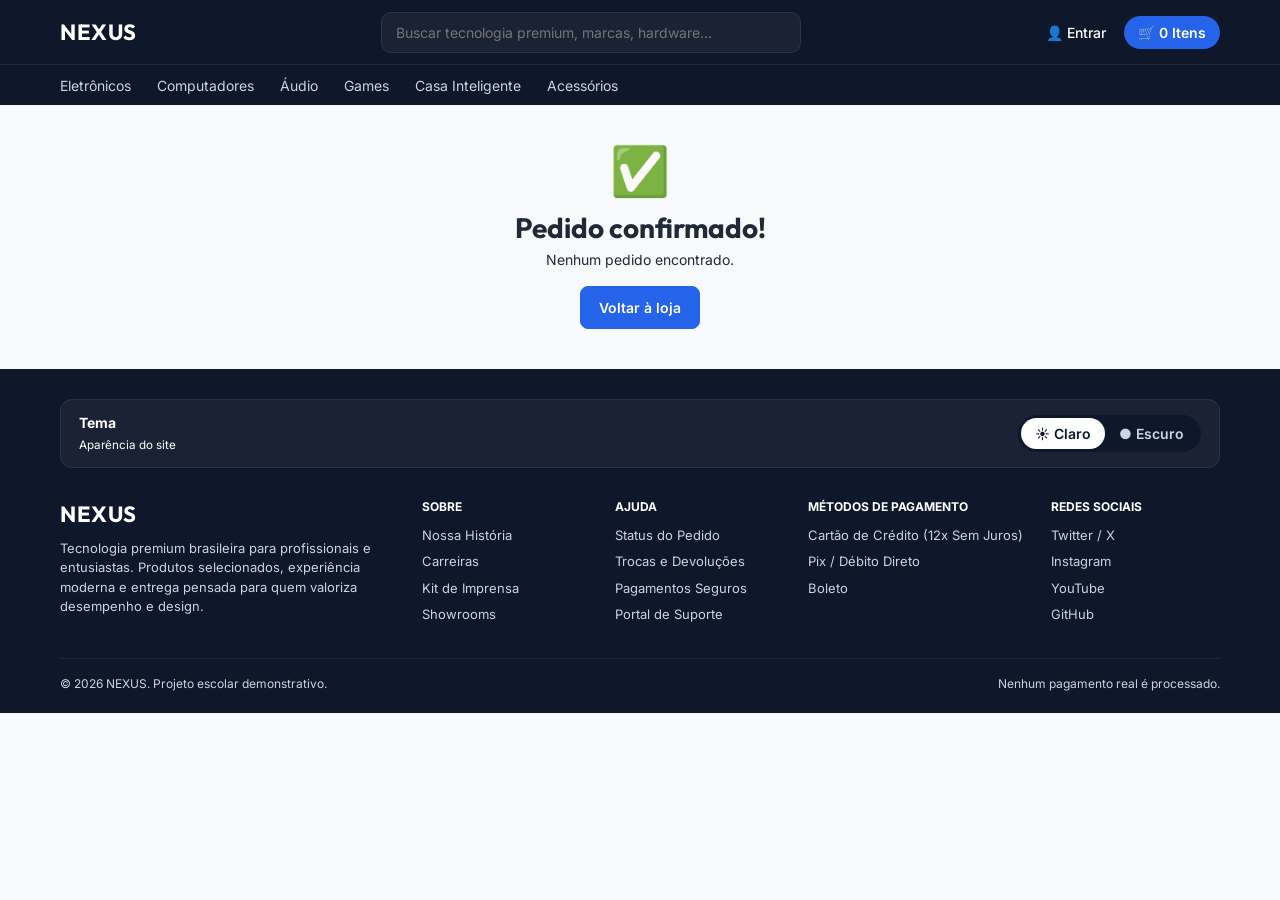
<file: html/sucesso.html>
<!DOCTYPE html>
<html lang="pt-BR">
<head>
  <meta charset="UTF-8">
  <meta name="viewport" content="width=device-width, initial-scale=1">
  <title>Pedido confirmado – NEXUS</title>
  <link href="https://fonts.googleapis.com/css2?family=Inter:wght@400;500;600&family=Outfit:wght@500;600;700&display=swap" rel="stylesheet">
  <link rel="stylesheet" href="../css/style.css">
</head>
<body>
  <!-- O cabeçalho e o rodapé são criados pelo JavaScript (js/script.js) -->
  <div id="cabecalho"></div>

  <main>
    <div class="wrap">
      <div class="form" style="text-align:center">
        <div style="font-size:48px">✅</div>
        <h1>Pedido confirmado!</h1>
        <div id="dadosPedido"></div>
      </div>
    </div>
  </main>

  <div id="rodape"></div>

  <script src="../js/produtos.js"></script>
  <script src="../js/carrinho.js"></script>
  <script src="../js/script.js"></script>
</body>
</html>
</file>
<file: css/style.css>
:root {
    --navy: #0f172a;
    --navy2: #1b2234;
    --blue: #2563eb;
    --green: #10b981;
    --gtxt: #059669;
    --bg: #f8f9fa;
    --card: #fff;
    --txt: #1f2937;
    --mut: #6b7280;
    --bd: #e5e7eb;
    --r: 12px
}

[data-theme=dark] {
    --bg: #0b1220;
    --card: #131c31;
    --txt: #e5e7eb;
    --mut: #94a3b8;
    --bd: #25314b
}

* {
    box-sizing: border-box;
    margin: 0
}

body {
    font: 14px/1.5 Inter, system-ui, sans-serif;
    background: var(--bg);
    color: var(--txt)
}

h1,
h2,
h3,
.logo,
.price {
    font-family: Outfit, Inter, sans-serif
}

a {
    color: inherit;
    text-decoration: none
}

button,
input,
select {
    font: inherit;
    color: inherit
}

button {
    cursor: pointer
}

.wrap {
    max-width: 1200px;
    margin: auto;
    padding: 0 20px
}

header {
    background: var(--navy);
    color: #fff
}

.top {
    display: flex;
    align-items: center;
    gap: 20px;
    height: 64px
}

.logo {
    font-weight: 700;
    font-size: 22px;
    letter-spacing: .5px
}

.top form {
    flex: 1;
    max-width: 420px;
    margin: auto
}

.top input {
    width: 100%;
    background: var(--navy2);
    border: 1px solid #2a344d;
    border-radius: 10px;
    padding: 9px 14px;
    color: #fff
}

.acts {
    display: flex;
    gap: 18px;
    align-items: center;
    font-weight: 500
}

.pill {
    background: var(--blue);
    padding: 6px 14px;
    border-radius: 99px;
    font-weight: 600
}

nav {
    border-top: 1px solid #1e293b
}

nav .wrap {
    display: flex;
    gap: 26px;
    overflow: auto;
    height: 40px;
    align-items: center
}

nav a {
    color: #cbd5e1;
    white-space: nowrap;
    padding: 8px 0
}

nav a.on {
    color: #fff;
    font-weight: 600;
    border-bottom: 2px solid var(--blue)
}

.hero {
    background: var(--navy);
    color: #fff;
    padding: 60px 0
}

.hero .wrap {
    display: grid;
    grid-template-columns: 1fr 1fr;
    gap: 40px;
    align-items: center
}

.tag {
    display: inline-block;
    background: var(--navy2);
    border: 1px solid #334155;
    border-radius: 99px;
    padding: 3px 12px;
    font-size: 11px;
    font-weight: 600;
    text-transform: uppercase
}

.hero h1 {
    font-size: 46px;
    line-height: 1.1;
    margin: 18px 0
}

.hero p {
    color: #cbd5e1;
    max-width: 460px
}

.hero img {
    width: 100%;
    border-radius: 16px;
    display: block
}

.btn {
    display: inline-block;
    border-radius: 8px;
    padding: 10px 18px;
    font-weight: 600;
    border: 1px solid var(--blue);
    background: var(--blue);
    color: #fff;
    text-align: center
}

.btn.o {
    background: transparent;
    color: var(--blue)
}

.btn.g {
    background: var(--green);
    border-color: var(--green)
}

.btn.d {
    background: var(--navy2);
    border-color: #334155
}

.btn.full {
    width: 100%
}

section.s {
    padding: 36px 0
}

h2 {
    font-size: 24px
}

.sh {
    display: flex;
    justify-content: space-between;
    align-items: center;
    margin-bottom: 18px
}

.sh a {
    color: var(--blue);
    font-weight: 600
}

.cats {
    display: grid;
    grid-template-columns: repeat(6, 1fr);
    gap: 14px
}

.cat {
    background: var(--card);
    border: 1px solid var(--bd);
    border-radius: var(--r);
    padding: 22px 8px;
    text-align: center;
    font-weight: 600
}

.cat i {
    display: grid;
    place-items: center;
    width: 42px;
    height: 42px;
    margin: 0 auto 10px;
    border-radius: 50%;
    background: #eff4ff;
    font-style: normal;
    font-size: 19px
}

.grid {
    display: grid;
    grid-template-columns: repeat(4, 1fr);
    gap: 20px
}

.pc {
    background: var(--card);
    border: 1px solid var(--bd);
    border-radius: var(--r);
    overflow: hidden;
    position: relative;
    display: flex;
    flex-direction: column
}

.pc .im {
    aspect-ratio: 4/3;
    overflow: hidden;
    background: #e5e7eb
}

.pc img {
    width: 100%;
    height: 100%;
    object-fit: cover;
    display: block
}

.pc .bd {
    position: absolute;
    top: 10px;
    left: 10px;
    background: var(--blue);
    color: #fff;
    font-size: 10px;
    font-weight: 700;
    padding: 3px 8px;
    border-radius: 5px;
    text-transform: uppercase
}

.fav {
    position: absolute;
    top: 10px;
    right: 10px;
    width: 34px;
    height: 34px;
    border-radius: 50%;
    border: 0;
    background: #fff;
    color: #374151;
    font-size: 17px
}

.fav.on {
    color: #e11d48
}

.pc .inf {
    padding: 14px 16px 16px
}

.star {
    color: #f59e0b;
    font-size: 12px;
    font-weight: 600
}

.star b {
    color: var(--txt)
}

.pc h3 {
    font-size: 15px;
    font-weight: 600;
    margin: 4px 0
}

.price {
    font-size: 18px;
    font-weight: 700
}

.old {
    color: var(--mut);
    text-decoration: line-through;
    font-size: 12px;
    font-weight: 400;
    margin-left: 6px
}

.parc {
    color: var(--gtxt);
    font-size: 12px
}

.feat {
    display: grid;
    grid-template-columns: repeat(4, 1fr);
    gap: 20px;
    padding: 26px 0;
    border-top: 1px solid var(--bd)
}

.feat small {
    color: var(--mut);
    display: block
}

footer {
    background: var(--navy);
    color: #cbd5e1;
    padding: 30px 0 20px;
    margin-top: 40px
}

.theme {
    display: flex;
    justify-content: space-between;
    align-items: center;
    background: var(--navy2);
    border: 1px solid #2a344d;
    border-radius: 12px;
    padding: 12px 18px;
    margin-bottom: 30px;
    color: #fff
}

.tg {
    background: var(--navy);
    border-radius: 99px;
    padding: 3px
}

.tg button {
    border: 0;
    background: none;
    color: #cbd5e1;
    padding: 5px 14px;
    border-radius: 99px;
    font-weight: 600
}

.tg .on {
    background: #fff;
    color: var(--navy)
}

.fc {
    display: grid;
    grid-template-columns: 2fr 1fr 1fr 1.3fr 1fr;
    gap: 24px
}

.fc h4 {
    color: #fff;
    text-transform: uppercase;
    font-size: 12px;
    margin-bottom: 10px
}

.fc a,
.fc p {
    display: block;
    margin-bottom: 7px;
    font-size: 13px
}

.copy {
    border-top: 1px solid #1e293b;
    margin-top: 26px;
    padding-top: 16px;
    font-size: 12px;
    display: flex;
    justify-content: space-between;
    gap: 10px;
    flex-wrap: wrap
}

.crumb {
    color: var(--mut);
    font-size: 12px;
    margin: 18px 0 6px
}

.lay {
    display: grid;
    grid-template-columns: 240px 1fr;
    gap: 24px;
    margin-top: 16px
}

.box {
    background: var(--card);
    border: 1px solid var(--bd);
    border-radius: var(--r);
    padding: 18px
}

.box h4 {
    margin: 14px 0 8px;
    font-size: 13px
}

.box label {
    display: flex;
    gap: 8px;
    margin: 6px 0;
    align-items: center
}

.box input[type=range] {
    width: 100%
}

.bar {
    display: flex;
    justify-content: space-between;
    align-items: center;
    margin-bottom: 16px;
    padding: 12px 18px
}

.bar select {
    border: 1px solid var(--bd);
    border-radius: 8px;
    padding: 6px;
    background: var(--card)
}

.pd {
    display: grid;
    grid-template-columns: 1fr 1fr;
    gap: 40px;
    margin: 24px 0
}

.pd .big {
    width: 100%;
    aspect-ratio: 4/3;
    object-fit: cover;
    border-radius: 16px;
    border: 1px solid var(--bd);
    display: block
}

.th {
    display: grid;
    grid-template-columns: repeat(4, 1fr);
    gap: 10px;
    margin-top: 10px
}

.th button {
    padding: 0;
    border: 2px solid var(--bd);
    border-radius: 10px;
    overflow: hidden;
    aspect-ratio: 4/3;
    background: none
}

.th button.on {
    border-color: var(--blue)
}

.th img {
    width: 100%;
    height: 100%;
    object-fit: cover;
    display: block
}

.pd h1 {
    font-size: 32px;
    margin: 8px 0
}

.pd .price {
    font-size: 34px
}

.save {
    background: #d1fae5;
    color: #047857;
    font-size: 11px;
    font-weight: 700;
    padding: 3px 9px;
    border-radius: 99px;
    margin-left: 10px
}

.pd .parc {
    color: var(--blue);
    font-size: 13px;
    font-weight: 500
}

.chips {
    display: flex;
    gap: 8px;
    margin: 8px 0 18px;
    flex-wrap: wrap
}

.chip {
    display: flex;
    align-items: center;
    gap: 7px;
    border: 1px solid var(--bd);
    background: var(--card);
    border-radius: 8px;
    padding: 6px 12px;
    font-weight: 600
}

.chip.on {
    border: 2px solid var(--blue)
}

.chip i {
    width: 12px;
    height: 12px;
    border-radius: 50%;
    border: 1px solid #9ca3af
}

.buy {
    display: flex;
    gap: 10px;
    align-items: center;
    flex-wrap: wrap
}

.buy .btn {
    flex: 1;
    min-width: 140px
}

.qty {
    display: inline-flex;
    border: 1px solid var(--bd);
    border-radius: 8px;
    background: var(--card);
    align-items: center
}

.qty button {
    border: 0;
    background: none;
    width: 32px;
    height: 36px;
    font-size: 16px
}

.qty span {
    min-width: 28px;
    text-align: center;
    font-weight: 600
}

.tabs {
    display: flex;
    gap: 24px;
    border-bottom: 1px solid var(--bd);
    margin-top: 20px
}

.tabs button {
    border: 0;
    background: none;
    padding: 10px 0;
    color: var(--mut);
    font-weight: 600
}

.tabs .on {
    color: var(--blue);
    border-bottom: 2px solid var(--blue)
}

.spec {
    max-width: 560px;
    margin-top: 16px
}

.spec div {
    display: flex;
    justify-content: space-between;
    padding: 9px 0;
    border-bottom: 1px solid var(--bd)
}

.spec span {
    color: var(--mut)
}

.form {
    max-width: 440px;
    margin: 30px auto
}

.form h1 {
    font-size: 28px
}

.form label {
    display: block;
    font-weight: 600;
    font-size: 12px;
    margin-top: 14px
}

.form input,
.in {
    width: 100%;
    margin-top: 5px;
    padding: 10px 12px;
    border: 1px solid var(--bd);
    border-radius: 8px;
    background: var(--bg)
}

.form .btn {
    margin-top: 16px
}

.err {
    color: #dc2626;
    font-size: 12px;
    margin-top: 4px
}

.link {
    background: none;
    border: 0;
    color: var(--blue);
    font-size: 12px;
    font-weight: 600;
    float: right;
    margin-top: 6px
}

.cl {
    display: grid;
    grid-template-columns: 1fr 340px;
    gap: 24px;
    margin-top: 16px;
    align-items: start
}

.row {
    display: grid;
    grid-template-columns: 84px 1fr auto auto;
    gap: 14px;
    align-items: center;
    padding: 14px 0;
    border-bottom: 1px solid var(--bd)
}

.row img {
    width: 84px;
    height: 64px;
    object-fit: cover;
    border-radius: 8px
}

.sum div {
    display: flex;
    justify-content: space-between;
    margin: 8px 0
}

.sum .t {
    font-size: 18px;
    font-weight: 700;
    border-top: 1px solid var(--bd);
    padding-top: 12px
}

.two {
    display: grid;
    grid-template-columns: 1fr 1fr;
    gap: 12px
}

.opt {
    display: flex;
    gap: 10px;
    border: 1px solid var(--bd);
    border-radius: 8px;
    padding: 10px 12px;
    margin-top: 8px
}

.toast {
    position: fixed;
    bottom: 22px;
    left: 50%;
    transform: translateX(-50%);
    background: var(--navy);
    color: #fff;
    padding: 11px 20px;
    border-radius: 10px;
    z-index: 9;
    box-shadow: 0 6px 20px #0005
}

.empty {
    text-align: center;
    padding: 60px 0;
    color: var(--mut)
}

.empty .btn {
    margin-top: 14px
}

@media(max-width:900px) {
    .grid {
        grid-template-columns: repeat(2, 1fr)
    }

    .cats {
        grid-template-columns: repeat(3, 1fr)
    }

    .hero .wrap,
    .pd,
    .lay,
    .cl {
        grid-template-columns: 1fr
    }

    .fc {
        grid-template-columns: 1fr 1fr
    }

    .feat {
        grid-template-columns: 1fr 1fr
    }

    .hero h1 {
        font-size: 34px
    }
}

@media(max-width:560px) {
    .top {
        flex-wrap: wrap;
        height: auto;
        padding: 10px 20px
    }

    .top form {
        order: 3;
        flex-basis: 100%;
        max-width: none
    }

    .acts {
        margin-left: auto;
        gap: 12px
    }

    .acts .hide {
        display: none
    }

    .grid {
        gap: 12px
    }

    .row {
        grid-template-columns: 64px 1fr
    }

    .row img {
        width: 64px
    }

    .two,
    .fc,
    .feat {
        grid-template-columns: 1fr
    }
}

.grid.auto {
    grid-template-columns: repeat(auto-fill, minmax(200px, 1fr))
}

.aviso {
    background: #fef3c7;
    color: #92400e;
    padding: 8px 12px;
    border-radius: 8px;
    margin: 8px 0
}

.form.largo {
    max-width: none;
    margin: 0
}
</file>
